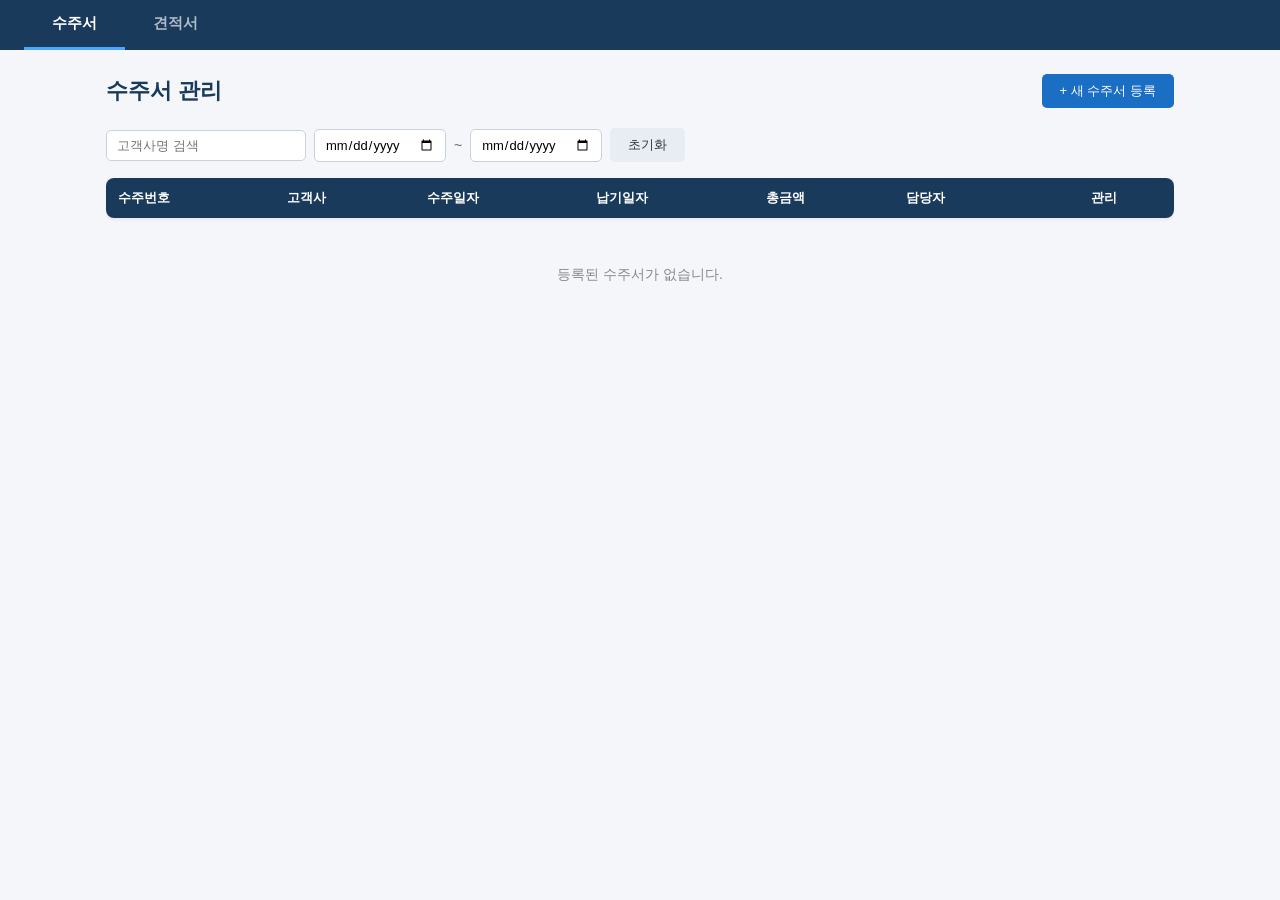
<file: index.html>
<!DOCTYPE html>
<html lang="ko">
<head>
  <meta charset="UTF-8">
  <meta name="viewport" content="width=device-width, initial-scale=1.0">
  <title>수주서 / 견적서 관리</title>
  <link rel="stylesheet" href="style.css">
</head>
<body>

  <!-- 탭 네비게이션 -->
  <nav class="tab-nav no-print">
    <button class="tab-btn active" id="tab-order" onclick="showTab('order')">수주서</button>
    <button class="tab-btn" id="tab-quote" onclick="showTab('quote')">견적서</button>
  </nav>

  <!-- ══════════════════ 수주서 섹션 ══════════════════ -->
  <div id="section-order">

    <!-- 목록 화면 -->
    <div id="list-view" class="view">
      <header class="app-header no-print">
        <h1>수주서 관리</h1>
        <button class="btn btn-primary" onclick="showForm()">+ 새 수주서 등록</button>
      </header>

      <div class="filter-bar no-print">
        <input type="text" id="filter-customer" placeholder="고객사명 검색" oninput="renderList()">
        <input type="date" id="filter-from" oninput="renderList()">
        <span>~</span>
        <input type="date" id="filter-to" oninput="renderList()">
        <button class="btn btn-secondary" onclick="clearFilters()">초기화</button>
      </div>

      <div class="table-wrap no-print">
        <table id="order-table">
          <thead>
            <tr>
              <th>수주번호</th>
              <th>고객사</th>
              <th>수주일자</th>
              <th>납기일자</th>
              <th>총금액</th>
              <th>담당자</th>
              <th class="col-action">관리</th>
            </tr>
          </thead>
          <tbody id="order-tbody"></tbody>
        </table>
        <p id="empty-msg" class="empty-msg" style="display:none">등록된 수주서가 없습니다.</p>
      </div>
    </div>

    <!-- 등록/수정 폼 화면 -->
    <div id="form-view" class="view" style="display:none">
      <header class="app-header no-print">
        <h1 id="form-title">수주서 등록</h1>
        <div class="header-actions">
          <button class="btn btn-secondary" onclick="showList()">← 목록으로</button>
          <button class="btn btn-primary" onclick="saveOrder()">저장</button>
        </div>
      </header>

      <form id="order-form" class="order-form" onsubmit="return false">
        <input type="hidden" id="f-id">

        <div class="form-section">
          <h2 class="section-title">기본 정보</h2>
          <div class="form-grid">
            <div class="form-group">
              <label>수주번호</label>
              <input type="text" id="f-order-no" readonly placeholder="자동 생성">
            </div>
            <div class="form-group">
              <label>수주일자 <span class="required">*</span></label>
              <input type="date" id="f-order-date" required>
            </div>
            <div class="form-group">
              <label>납기일자 <span class="required">*</span></label>
              <input type="date" id="f-delivery-date" required>
            </div>
            <div class="form-group">
              <label>납품장소</label>
              <input type="text" id="f-delivery-addr" placeholder="납품장소 입력">
            </div>
            <div class="form-group">
              <label>결제조건</label>
              <select id="f-payment-terms">
                <option value="">선택</option>
                <option value="현금">현금</option>
                <option value="외상">외상</option>
                <option value="어음">어음</option>
                <option value="카드">카드</option>
                <option value="계좌이체">계좌이체</option>
              </select>
            </div>
            <div class="form-group">
              <label>담당 영업자</label>
              <input type="text" id="f-sales-rep" placeholder="담당자 이름">
            </div>
          </div>
        </div>

        <div class="form-section">
          <h2 class="section-title">고객 정보</h2>
          <div class="form-grid">
            <div class="form-group">
              <label>고객사명 <span class="required">*</span></label>
              <input type="text" id="f-customer-name" required placeholder="고객사명 입력">
            </div>
            <div class="form-group">
              <label>담당자</label>
              <input type="text" id="f-customer-contact" placeholder="담당자 이름">
            </div>
            <div class="form-group">
              <label>연락처</label>
              <input type="text" id="f-customer-phone" placeholder="010-0000-0000">
            </div>
            <div class="form-group">
              <label>이메일</label>
              <input type="email" id="f-customer-email" placeholder="example@email.com">
            </div>
          </div>
        </div>

        <div class="form-section">
          <h2 class="section-title">품목</h2>
          <div class="table-wrap">
            <table id="items-table">
              <thead>
                <tr>
                  <th>품목코드</th>
                  <th>품목명 <span class="required">*</span></th>
                  <th>규격/사양</th>
                  <th>수량</th>
                  <th>단위</th>
                  <th>단가</th>
                  <th>금액</th>
                  <th></th>
                </tr>
              </thead>
              <tbody id="items-tbody"></tbody>
            </table>
          </div>
          <button type="button" class="btn btn-secondary btn-add-row" onclick="addItemRow()">+ 품목 추가</button>

          <div class="totals">
            <div class="totals-row">
              <span>공급가액</span>
              <span id="t-subtotal">0</span>
            </div>
            <div class="totals-row">
              <span>부가세 (10%)</span>
              <span id="t-vat">0</span>
            </div>
            <div class="totals-row totals-grand">
              <span>총금액</span>
              <span id="t-total">0</span>
            </div>
          </div>
        </div>

        <div class="form-section">
          <h2 class="section-title">도면 / 비고</h2>
          <div class="drawing-toolbar">
            <label class="tool-label">도구</label>
            <button type="button" id="tool-pen" class="tool-btn active" onclick="setTool('pen')" title="펜">✏️ 펜</button>
            <button type="button" id="tool-eraser" class="tool-btn" onclick="setTool('eraser')" title="지우개">🧹 지우개</button>
            <button type="button" id="tool-line" class="tool-btn" onclick="setTool('line')" title="직선">📏 직선</button>
            <button type="button" id="tool-rect" class="tool-btn" onclick="setTool('rect')" title="사각형">⬜ 사각형</button>
            <div class="tool-sep"></div>
            <label class="tool-label">색상</label>
            <input type="color" id="draw-color" value="#000000" title="색상">
            <label class="tool-label">굵기</label>
            <select id="draw-width" title="선 굵기">
              <option value="1">1px</option>
              <option value="2" selected>2px</option>
              <option value="4">4px</option>
              <option value="8">8px</option>
              <option value="16">16px</option>
            </select>
            <div class="tool-sep"></div>
            <button type="button" class="btn btn-secondary btn-sm" onclick="clearCanvas()">초기화</button>
          </div>
          <div class="canvas-wrap">
            <canvas id="draw-canvas" width="900" height="400"></canvas>
          </div>
        </div>
      </form>
    </div>

  </div><!-- /section-order -->

  <!-- ══════════════════ 견적서 섹션 ══════════════════ -->
  <div id="section-quote" style="display:none">

    <!-- 목록 화면 -->
    <div id="quote-list-view" class="view">
      <header class="app-header no-print">
        <h1>견적서 관리</h1>
        <button class="btn btn-primary" onclick="showQuoteForm()">+ 새 견적서 작성</button>
      </header>

      <div class="filter-bar no-print">
        <input type="text" id="qfilter-customer" placeholder="고객사명 검색" oninput="renderQuoteList()">
        <input type="date" id="qfilter-from" oninput="renderQuoteList()">
        <span>~</span>
        <input type="date" id="qfilter-to" oninput="renderQuoteList()">
        <button class="btn btn-secondary" onclick="clearQuoteFilters()">초기화</button>
      </div>

      <div class="table-wrap no-print">
        <table id="quote-table">
          <thead>
            <tr>
              <th>견적번호</th>
              <th>고객사</th>
              <th>견적일자</th>
              <th>유효기간</th>
              <th>총금액</th>
              <th>담당자</th>
              <th class="col-action">관리</th>
            </tr>
          </thead>
          <tbody id="quote-tbody"></tbody>
        </table>
        <p id="quote-empty-msg" class="empty-msg" style="display:none">등록된 견적서가 없습니다.</p>
      </div>
    </div>

    <!-- 등록/수정 폼 화면 -->
    <div id="quote-form-view" class="view" style="display:none">
      <header class="app-header no-print">
        <h1 id="quote-form-title">견적서 작성</h1>
        <div class="header-actions">
          <button class="btn btn-secondary" onclick="showQuoteList()">← 목록으로</button>
          <button class="btn btn-primary" onclick="saveQuote()">저장</button>
        </div>
      </header>

      <form id="quote-form" class="order-form" onsubmit="return false">
        <input type="hidden" id="qf-id">

        <div class="form-section">
          <h2 class="section-title">기본 정보</h2>
          <div class="form-grid">
            <div class="form-group">
              <label>견적번호</label>
              <input type="text" id="qf-quote-no" readonly placeholder="자동 생성">
            </div>
            <div class="form-group">
              <label>견적일자 <span class="required">*</span></label>
              <input type="date" id="qf-quote-date" required>
            </div>
            <div class="form-group">
              <label>유효기간</label>
              <input type="date" id="qf-valid-until" placeholder="견적 유효기간">
            </div>
            <div class="form-group">
              <label>납기</label>
              <input type="text" id="qf-delivery" placeholder="예: 발주 후 14일">
            </div>
            <div class="form-group">
              <label>결제조건</label>
              <select id="qf-payment-terms">
                <option value="">선택</option>
                <option value="현금">현금</option>
                <option value="외상">외상</option>
                <option value="어음">어음</option>
                <option value="카드">카드</option>
                <option value="계좌이체">계좌이체</option>
              </select>
            </div>
            <div class="form-group">
              <label>담당 영업자</label>
              <input type="text" id="qf-sales-rep" placeholder="담당자 이름">
            </div>
          </div>
        </div>

        <div class="form-section">
          <h2 class="section-title">고객 정보</h2>
          <div class="form-grid">
            <div class="form-group">
              <label>고객사명 <span class="required">*</span></label>
              <input type="text" id="qf-customer-name" required placeholder="고객사명 입력">
            </div>
            <div class="form-group">
              <label>담당자</label>
              <input type="text" id="qf-customer-contact" placeholder="담당자 이름">
            </div>
            <div class="form-group">
              <label>연락처</label>
              <input type="text" id="qf-customer-phone" placeholder="010-0000-0000">
            </div>
            <div class="form-group">
              <label>이메일</label>
              <input type="email" id="qf-customer-email" placeholder="example@email.com">
            </div>
          </div>
        </div>

        <div class="form-section">
          <h2 class="section-title">품목</h2>
          <div class="table-wrap">
            <table id="quote-items-table">
              <thead>
                <tr>
                  <th>No</th>
                  <th>품목명 <span class="required">*</span></th>
                  <th>규격/사양</th>
                  <th>수량</th>
                  <th>단위</th>
                  <th>단가</th>
                  <th>금액</th>
                  <th></th>
                </tr>
              </thead>
              <tbody id="quote-items-tbody"></tbody>
            </table>
          </div>
          <button type="button" class="btn btn-secondary btn-add-row" onclick="addQuoteItemRow()">+ 품목 추가</button>

          <div class="totals">
            <div class="totals-row">
              <span>공급가액</span>
              <span id="qt-subtotal">0</span>
            </div>
            <div class="totals-row">
              <span>부가세 (10%)</span>
              <span id="qt-vat">0</span>
            </div>
            <div class="totals-row totals-grand">
              <span>총금액</span>
              <span id="qt-total">0</span>
            </div>
          </div>
        </div>

        <div class="form-section">
          <h2 class="section-title">특기사항 / 비고</h2>
          <div class="form-group">
            <textarea id="qf-notes" rows="5" placeholder="백필터 관련 특이사항, 설치조건, 보증기간 등을 입력하세요."></textarea>
          </div>
        </div>

      </form>
    </div>

  </div><!-- /section-quote -->

  <!-- 인쇄 전용 뷰 -->
  <div id="print-view" class="print-only"></div>

  <script src="app.js"></script>
</body>
</html>
</file>
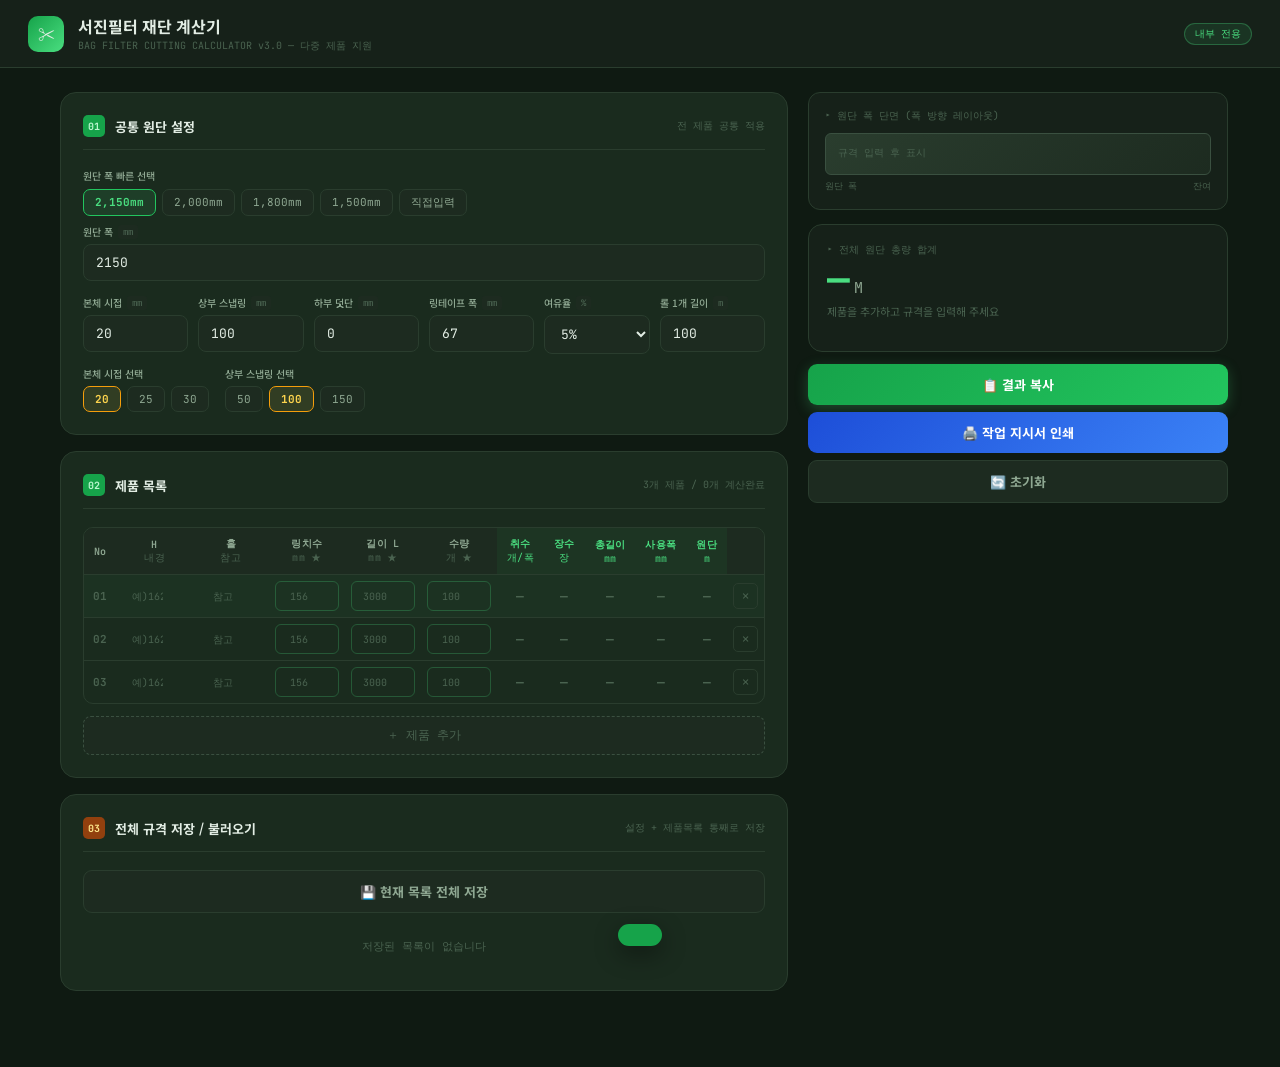
<file: calculator.html>
<!DOCTYPE html>
<html lang="ko">
<head>
<meta charset="UTF-8">
<meta name="viewport" content="width=device-width, initial-scale=1.0">
<title>서진필터 재단 계산기 v3</title>
<link href="https://fonts.googleapis.com/css2?family=Noto+Sans+KR:wght@300;400;500;700;900&family=JetBrains+Mono:wght@400;500;700&display=swap" rel="stylesheet">
<style>
  :root {
    --bg:         #0F1A12;
    --bg2:        #162119;
    --bg3:        #1D2B20;
    --card:       #1A2B1E;
    --border:     #2A3D2E;
    --border2:    #3A5040;
    --green:      #4ADE80;
    --green-dim:  #22C55E;
    --green-dark: #16A34A;
    --green-pale: #BBF7D0;
    --amber:      #FCD34D;
    --amber-dim:  #F59E0B;
    --blue:       #60A5FA;
    --blue-dim:   #3B82F6;
    --blue-dark:  #1D4ED8;
    --red:        #F87171;
    --text:       #E2EDE4;
    --text-dim:   #8FA892;
    --text-mute:  #4A6350;
    --mono:       'JetBrains Mono', monospace;
    --sans:       'Noto Sans KR', sans-serif;
  }
  * { box-sizing: border-box; margin: 0; padding: 0; }
  body { font-family: var(--sans); background: var(--bg); color: var(--text); min-height: 100vh; }

  /* ── 헤더 ── */
  .header {
    background: var(--bg2); border-bottom: 1px solid var(--border);
    padding: 14px 28px; display: flex; align-items: center; gap: 14px;
  }
  .header-icon {
    width: 36px; height: 36px;
    background: linear-gradient(135deg, var(--green-dark), var(--green));
    border-radius: 10px; display: flex; align-items: center; justify-content: center; font-size: 17px;
  }
  .header-title { font-size: 16px; font-weight: 700; }
  .header-sub   { font-size: 10px; color: var(--text-mute); font-family: var(--mono); margin-top: 1px; }
  .header-tag {
    margin-left: auto; background: rgba(74,222,128,0.1); border: 1px solid rgba(74,222,128,0.3);
    color: var(--green); font-size: 10px; font-weight: 500;
    padding: 3px 10px; border-radius: 20px; font-family: var(--mono);
  }

  /* ── 레이아웃 ── */
  .main {
    max-width: 1200px; margin: 0 auto; padding: 24px 20px 60px;
    display: grid; grid-template-columns: 1fr 420px; gap: 20px; align-items: start;
  }

  /* ── 카드 ── */
  .card {
    background: var(--card); border: 1px solid var(--border);
    border-radius: 16px; padding: 22px; margin-bottom: 16px;
    animation: fadeUp 0.35s ease both;
  }
  .card:nth-child(2) { animation-delay: 0.06s; }
  .card:nth-child(3) { animation-delay: 0.12s; }
  @keyframes fadeUp { from { opacity:0; transform:translateY(10px); } to { opacity:1; transform:translateY(0); } }

  .card-header {
    display: flex; align-items: center; gap: 10px;
    margin-bottom: 18px; padding-bottom: 12px; border-bottom: 1px solid var(--border);
  }
  .step-badge {
    width: 22px; height: 22px; background: var(--green-dark); color: var(--green-pale);
    border-radius: 5px; display: flex; align-items: center; justify-content: center;
    font-size: 10px; font-weight: 700; font-family: var(--mono); flex-shrink: 0;
  }
  .step-badge.amber { background: #92400E; color: #FDE68A; }
  .card-title { font-size: 13px; font-weight: 700; }
  .card-desc  { font-size: 10px; color: var(--text-mute); margin-left: auto; font-family: var(--mono); }

  /* ── 폼 기본 ── */
  .fg { display: flex; flex-direction: column; gap: 5px; }
  .fl {
    font-size: 10px; font-weight: 500; color: var(--text-dim);
    display: flex; align-items: center; gap: 5px;
  }
  .fl .unit {
    font-family: var(--mono); color: var(--text-mute); font-size: 9px;
    background: var(--bg3); padding: 1px 5px; border-radius: 3px;
  }
  .fl .ref-tag {
    font-family: var(--mono); color: var(--blue-dim); font-size: 9px;
    background: rgba(96,165,250,0.1); border: 1px solid rgba(96,165,250,0.25);
    padding: 1px 5px; border-radius: 3px;
  }
  .form-grid   { display: grid; grid-template-columns: 1fr 1fr; gap: 12px; }
  .form-grid.three { grid-template-columns: 1fr 1fr 1fr; }
  .form-grid.four  { grid-template-columns: repeat(4,1fr); }
  .form-grid.five  { grid-template-columns: repeat(5,1fr); }
  .divider { border: none; border-top: 1px solid var(--border); margin: 16px 0; }

  input, select {
    background: var(--bg3); border: 1.5px solid var(--border); border-radius: 8px;
    padding: 9px 12px; font-size: 13px; font-family: var(--mono); color: var(--text);
    outline: none; transition: all 0.2s; width: 100%;
  }
  input:focus, select:focus {
    border-color: var(--green-dim); background: var(--bg2);
    box-shadow: 0 0 0 3px rgba(74,222,128,0.1);
  }
  input::placeholder { color: var(--text-mute); font-size: 11px; }
  input[readonly] {
    color: var(--green); border-color: rgba(74,222,128,0.3);
    background: rgba(74,222,128,0.05); cursor: default; font-weight: 700;
  }
  input[readonly]:focus { box-shadow: none; }

  /* ── 빠른 선택 버튼 ── */
  .quick-btns { display: flex; gap: 6px; flex-wrap: wrap; margin-bottom: 8px; }
  .qbtn {
    background: var(--bg3); border: 1.5px solid var(--border); color: var(--text-dim);
    border-radius: 7px; padding: 5px 11px; font-family: var(--mono); font-size: 11px;
    cursor: pointer; transition: all 0.15s;
  }
  .qbtn:hover  { border-color: var(--amber-dim); color: var(--amber); }
  .qbtn.active { background: rgba(252,211,77,0.1); border-color: var(--amber-dim); color: var(--amber); font-weight: 700; }
  .qbtn.green:hover  { border-color: var(--green-dim); color: var(--green); }
  .qbtn.green.active { background: rgba(74,222,128,0.1); border-color: var(--green-dim); color: var(--green); font-weight: 700; }

  /* ── 제품 테이블 ── */
  .product-table-wrap { overflow-x: auto; margin-bottom: 12px; border-radius: 10px; border: 1px solid var(--border); }
  .product-table {
    width: 100%; border-collapse: collapse; font-family: var(--mono); font-size: 12px;
    min-width: 680px;
  }
  .product-table th {
    background: var(--bg3); color: var(--text-dim); font-weight: 600;
    padding: 9px 10px; text-align: center; border-bottom: 1px solid var(--border);
    white-space: nowrap; font-size: 10px; letter-spacing: 0.3px;
  }
  .product-table th.result-col { color: var(--green); background: rgba(74,222,128,0.05); }
  .product-table td {
    padding: 6px 6px; border-bottom: 1px solid var(--border); text-align: center; vertical-align: middle;
  }
  .product-table tr:last-child td { border-bottom: none; }
  .product-table tr:hover td { background: rgba(255,255,255,0.02); }
  .product-table tr.focused-row td { background: rgba(74,222,128,0.04); }

  .tbl-num {
    color: var(--text-mute); font-size: 11px; font-weight: 700;
    width: 28px; text-align: center;
  }
  .tbl-input {
    background: transparent; border: 1px solid transparent; border-radius: 6px;
    padding: 6px 8px; font-size: 12px; font-family: var(--mono); color: var(--text);
    outline: none; width: 100%; text-align: center; transition: all 0.15s; min-width: 60px;
  }
  .tbl-input:focus { border-color: var(--green-dim); background: var(--bg2); }
  .tbl-input::placeholder { color: var(--text-mute); font-size: 10px; }
  .tbl-res { color: var(--green); font-weight: 700; font-size: 13px; }
  .tbl-res.amber { color: var(--amber); }
  .tbl-res.mute { color: var(--text-mute); }

  .del-btn {
    background: transparent; border: 1px solid var(--border); color: var(--text-mute);
    border-radius: 5px; padding: 4px 8px; font-size: 12px; cursor: pointer;
    transition: all 0.15s; font-family: var(--mono);
  }
  .del-btn:hover { border-color: var(--red); color: var(--red); }

  .total-row td { background: rgba(74,222,128,0.04); border-top: 1px solid var(--border2) !important; }
  .total-label { color: var(--text-dim); font-size: 11px; font-weight: 700; text-align: right; padding-right: 8px; }
  .total-val   { color: var(--green); font-size: 15px; font-weight: 700; }
  .total-val.amber { color: var(--amber); }

  .add-row-btn {
    width: 100%; padding: 10px; background: var(--bg3); border: 1.5px dashed var(--border2);
    color: var(--text-mute); border-radius: 8px; cursor: pointer; font-size: 12px;
    font-family: var(--mono); transition: all 0.15s; display: flex; align-items: center; justify-content: center; gap: 6px;
  }
  .add-row-btn:hover { border-color: var(--green-dim); color: var(--green); }

  /* ── 결과 패널 ── */
  .result-panel { position: sticky; top: 20px; }

  .fabric-vis {
    background: var(--bg2); border: 1px solid var(--border); border-radius: 12px;
    padding: 16px; margin-bottom: 14px; overflow: hidden;
  }
  .vis-title { font-size: 10px; color: var(--text-mute); font-family: var(--mono); margin-bottom: 10px; }
  .vis-strip {
    height: 42px; background: linear-gradient(135deg, #2A3D2E, #1D2B20);
    border: 1px solid var(--border2); border-radius: 6px; overflow: hidden; margin-bottom: 5px;
  }
  .vis-pcs { display: flex; height: 100%; }
  .vis-piece {
    flex: 1; display: flex; align-items: center; justify-content: center;
    font-size: 9px; font-family: var(--mono); color: var(--green);
    border-right: 1px dashed rgba(74,222,128,0.3); font-weight: 700;
  }
  .vis-piece:last-child { border-right: none; }
  .vis-remainder { background: rgba(248,113,113,0.15); border-left: 1px dashed var(--red) !important; color: var(--red) !important; }
  .vis-labels { display: flex; justify-content: space-between; font-size: 9px; color: var(--text-mute); font-family: var(--mono); }

  /* 요약 카드 */
  .summary-card {
    background: var(--bg2); border: 1px solid var(--border); border-radius: 14px;
    padding: 18px; margin-bottom: 12px;
  }
  .sum-big-label { font-size: 10px; color: var(--text-mute); font-family: var(--mono); margin-bottom: 3px; }
  .sum-big-val   { font-size: 38px; font-weight: 700; font-family: var(--mono); color: var(--green); line-height: 1; }
  .sum-big-unit  { font-size: 15px; color: var(--text-dim); font-family: var(--mono); }
  .sum-big-sub   { font-size: 11px; color: var(--text-mute); margin-top: 5px; }

  /* 제품별 결과 목록 */
  .prod-result-list { margin-top: 14px; display: flex; flex-direction: column; gap: 6px; }
  .prod-result-item {
    background: var(--bg3); border: 1px solid var(--border); border-radius: 8px;
    padding: 10px 12px; display: grid; grid-template-columns: auto 1fr auto; gap: 8px; align-items: center;
  }
  .prod-result-item.focused { border-color: rgba(74,222,128,0.4); background: rgba(74,222,128,0.04); }
  .pri-num { font-size: 10px; color: var(--text-mute); font-family: var(--mono); }
  .pri-spec { font-size: 11px; color: var(--text-dim); font-family: var(--mono); }
  .pri-spec strong { color: var(--text); }
  .pri-val { font-size: 15px; font-weight: 700; font-family: var(--mono); color: var(--green); text-align: right; }
  .pri-val .sub { font-size: 10px; color: var(--text-mute); font-weight: 400; }

  /* 경고 */
  .alert-box {
    background: rgba(252,211,77,0.08); border: 1px solid rgba(252,211,77,0.25);
    border-radius: 8px; padding: 10px 12px; font-size: 11px; color: var(--amber);
    margin-bottom: 12px; display: none; font-family: var(--mono); line-height: 1.7; white-space: pre-line;
  }
  .alert-box.show { display: block; }

  /* 버튼 */
  .btn {
    width: 100%; padding: 11px; border-radius: 9px; border: none;
    cursor: pointer; font-size: 13px; font-weight: 700;
    font-family: var(--sans); transition: all 0.2s;
    display: flex; align-items: center; justify-content: center; gap: 8px; margin-bottom: 7px;
  }
  .btn-primary { background: linear-gradient(135deg,var(--green-dark),var(--green-dim)); color:#fff; box-shadow:0 4px 14px rgba(74,222,128,0.25); }
  .btn-primary:hover { transform:translateY(-1px); box-shadow:0 6px 20px rgba(74,222,128,0.35); }
  .btn-blue { background: linear-gradient(135deg,var(--blue-dark),var(--blue-dim)); color:#fff; }
  .btn-blue:hover { transform:translateY(-1px); }
  .btn-ghost { background:var(--bg3); color:var(--text-dim); border:1px solid var(--border); }
  .btn-ghost:hover { background:var(--bg2); color:var(--text); }

  /* 프로파일 */
  .profile-list { display: flex; flex-direction: column; gap: 7px; }
  .profile-item {
    background: var(--bg3); border: 1px solid var(--border); border-radius: 9px;
    padding: 10px 12px; display: flex; align-items: center; gap: 8px;
  }
  .profile-info { flex: 1; }
  .profile-name { font-size: 12px; font-weight: 600; margin-bottom: 2px; }
  .profile-spec { font-size: 10px; color: var(--text-mute); font-family: var(--mono); }
  .profile-btn {
    background: transparent; border: 1px solid var(--border); color: var(--text-dim);
    border-radius: 5px; padding: 4px 9px; font-size: 10px; cursor: pointer;
    font-family: var(--mono); transition: all 0.15s;
  }
  .profile-btn:hover { border-color: var(--green-dim); color: var(--green); }
  .profile-btn.del:hover { border-color: var(--red); color: var(--red); }
  .profile-empty { font-size: 11px; color: var(--text-mute); font-family: var(--mono); padding: 14px; text-align: center; }

  /* 재단 규격 카드 */
  .cut-spec-card {
    background: var(--bg2); border: 1px solid var(--border); border-radius: 14px;
    padding: 16px; margin-bottom: 12px;
  }
  .cut-spec-title {
    font-size: 10px; color: var(--text-mute); font-family: var(--mono);
    margin-bottom: 10px; display: flex; align-items: center; gap: 6px;
  }
  .cut-spec-table {
    width: 100%; border-collapse: collapse; font-family: var(--mono); font-size: 11px;
  }
  .cut-spec-table th {
    color: var(--text-mute); font-weight: 600; font-size: 9px;
    padding: 5px 8px; text-align: center; border-bottom: 1px solid var(--border);
    letter-spacing: 0.3px;
  }
  .cut-spec-table th.w-col { color: var(--blue); }
  .cut-spec-table th.l-col { color: var(--green); }
  .cut-spec-table td {
    padding: 7px 8px; text-align: center; border-bottom: 1px solid var(--border);
    vertical-align: middle;
  }
  .cut-spec-table tr:last-child td { border-bottom: none; }
  .cut-spec-val-w { color: var(--blue); font-weight: 700; font-size: 13px; }
  .cut-spec-val-l { color: var(--green); font-weight: 700; font-size: 13px; }
  .cut-spec-label { color: var(--text-dim); font-size: 10px; }
  .cut-spec-num   { color: var(--text-mute); font-size: 10px; font-weight: 700; }

  /* 토스트 */
  .toast {
    position: fixed; bottom: 24px; left: 50%;
    transform: translateX(-50%) translateY(70px);
    background: var(--green-dark); color: var(--green-pale);
    padding: 11px 22px; border-radius: 50px; font-size: 13px; font-weight: 600;
    box-shadow: 0 8px 24px rgba(0,0,0,0.4);
    transition: transform 0.35s cubic-bezier(0.34,1.56,0.64,1);
    z-index: 999; white-space: nowrap; font-family: var(--sans);
  }
  .toast.show { transform: translateX(-50%) translateY(0); }

  /* 반응형 */
  @media (max-width: 860px) {
    .main { grid-template-columns: 1fr; }
    .result-panel { position: static; }
    .form-grid.four { grid-template-columns: 1fr 1fr; }
    .form-grid.five { grid-template-columns: 1fr 1fr 1fr; }
  }

  /* ── 인쇄 ── */
  /* ── 롤 수 표시 ── */
  .roll-bar {
    display:flex; align-items:center; gap:10px; flex-wrap:wrap;
    background:rgba(96,165,250,0.07); border:1px solid rgba(96,165,250,0.2);
    border-radius:8px; padding:10px 14px; margin-top:12px;
    font-family:var(--mono); font-size:11px; color:var(--blue);
  }
  .roll-bar strong { font-size:20px; font-weight:700; }
  .roll-bar input {
    width:90px; font-size:12px; padding:6px 10px;
    border-color:rgba(96,165,250,0.3); background:rgba(96,165,250,0.07); color:var(--blue);
  }
  .roll-bar input:focus { box-shadow:0 0 0 3px rgba(96,165,250,0.15); border-color:var(--blue-dim); }

  /* ── 재단 순서 카드 ── */
  .order-card {
    background:var(--bg2); border:1px solid var(--border); border-radius:12px;
    padding:16px; margin-bottom:12px;
  }
  .order-title {
    font-size:11px; color:var(--text-mute); font-family:var(--mono);
    margin-bottom:12px; display:flex; align-items:center; gap:8px;
  }
  .order-list { display:flex; flex-direction:column; gap:6px; }
  .order-item {
    display:flex; align-items:center; gap:10px;
    background:var(--bg3); border:1px solid var(--border);
    border-radius:8px; padding:9px 12px;
  }
  .order-item.same-group { border-color:rgba(252,211,77,0.3); background:rgba(252,211,77,0.04); }
  .order-badge {
    min-width:22px; height:22px; border-radius:50%;
    background:var(--green-dark); color:var(--green-pale);
    display:flex; align-items:center; justify-content:center;
    font-size:10px; font-weight:700; font-family:var(--mono); flex-shrink:0;
  }
  .order-spec { flex:1; font-family:var(--mono); font-size:11px; color:var(--text-dim); line-height:1.6; }
  .order-spec strong { color:var(--text); }
  .order-val { font-family:var(--mono); font-size:12px; font-weight:700; color:var(--green); text-align:right; }
  .group-tag {
    font-size:9px; padding:1px 6px; border-radius:3px;
    background:rgba(252,211,77,0.15); color:var(--amber);
    border:1px solid rgba(252,211,77,0.3); font-family:var(--mono); white-space:nowrap;
  }
  .order-empty { font-size:11px; color:var(--text-mute); font-family:var(--mono); text-align:center; padding:12px; }

  /* ── 작업 지시서 (인쇄 전용) ── */
  #work-order { display:none; }
  @media print {
    body { background:#fff !important; color:#111 !important; }
    .main-app { display:none !important; }
    #work-order {
      display:block !important;
      font-family:'Noto Sans KR', sans-serif;
      color:#111; padding:20px;
    }
    .wo-header { text-align:center; border-bottom:3px solid #111; padding-bottom:12px; margin-bottom:20px; }
    .wo-header h1 { font-size:22px; font-weight:900; margin-bottom:4px; }
    .wo-header p  { font-size:12px; color:#555; }
    .wo-meta { display:grid; grid-template-columns:1fr 1fr 1fr; gap:8px; margin-bottom:16px; }
    .wo-meta-item { border:1px solid #ccc; border-radius:4px; padding:8px 10px; }
    .wo-meta-label { font-size:9px; color:#888; margin-bottom:2px; }
    .wo-meta-val   { font-size:13px; font-weight:700; }
    .wo-section-title { font-size:13px; font-weight:700; border-left:4px solid #111; padding-left:8px; margin:16px 0 8px; }
    .wo-table { width:100%; border-collapse:collapse; font-size:11px; margin-bottom:16px; }
    .wo-table th { background:#f0f0f0; border:1px solid #ccc; padding:7px 8px; text-align:center; font-weight:700; }
    .wo-table td { border:1px solid #ccc; padding:7px 8px; text-align:center; }
    .wo-table tr:nth-child(even) td { background:#fafafa; }
    .wo-total-row td { background:#e8f5e9 !important; font-weight:700; }
    .wo-sign { display:grid; grid-template-columns:1fr 1fr 1fr; gap:12px; margin-top:24px; }
    .wo-sign-box { border:1px solid #ccc; border-radius:4px; padding:10px; text-align:center; }
    .wo-sign-label { font-size:10px; color:#888; margin-bottom:20px; }
    .wo-sign-line  { border-top:1px solid #ccc; padding-top:6px; font-size:10px; color:#aaa; }
    .wo-footer { text-align:center; margin-top:16px; font-size:10px; color:#999; border-top:1px solid #ccc; padding-top:8px; }
  }
</style>
</head>
<body>

<div class="header">
  <div class="header-icon">✂️</div>
  <div>
    <div class="header-title">서진필터 재단 계산기</div>
    <div class="header-sub">BAG FILTER CUTTING CALCULATOR v3.0 — 다중 제품 지원</div>
  </div>
  <div class="header-tag">내부 전용</div>
</div>

<div class="main main-app">
<div><!-- 왼쪽 -->

  <!-- STEP 01: 공통 설정 -->
  <div class="card">
    <div class="card-header">
      <div class="step-badge">01</div>
      <div class="card-title">공통 원단 설정</div>
      <div class="card-desc">전 제품 공통 적용</div>
    </div>

    <!-- 원단 폭 -->
    <label class="fl" style="margin-bottom:6px;">원단 폭 빠른 선택</label>
    <div class="quick-btns">
      <div class="qbtn green active" onclick="setFabric(this,2150)">2,150mm</div>
      <div class="qbtn green" onclick="setFabric(this,2000)">2,000mm</div>
      <div class="qbtn green" onclick="setFabric(this,1800)">1,800mm</div>
      <div class="qbtn green" onclick="setFabric(this,1500)">1,500mm</div>
      <div class="qbtn green" onclick="setFabric(this,0)">직접입력</div>
    </div>
    <div class="fg" style="margin-bottom:14px;">
      <label class="fl">원단 폭 <span class="unit">mm</span></label>
      <input type="number" id="fabric_w" value="2150" oninput="onFabricInput();calc()">
    </div>

    <div class="form-grid" style="grid-template-columns:repeat(6,1fr);gap:10px;">
      <div class="fg">
        <label class="fl">본체 시접 <span class="unit">mm</span></label>
        <input type="number" id="seam_body" value="20" oninput="calc()">
      </div>
      <div class="fg">
        <label class="fl">상부 스냅링 <span class="unit">mm</span></label>
        <input type="number" id="seam_snap" value="100" oninput="calc()">
      </div>
      <div class="fg">
        <label class="fl">하부 덧단 <span class="unit">mm</span></label>
        <input type="number" id="seam_hem" value="0" oninput="calc()" placeholder="0">
      </div>
      <div class="fg">
        <label class="fl">링테이프 폭 <span class="unit">mm</span></label>
        <input type="number" id="tape_w" value="67" oninput="calc()">
      </div>
      <div class="fg">
        <label class="fl">여유율 <span class="unit">%</span></label>
        <select id="margin_val" onchange="calc()">
          <option value="0">0%</option>
          <option value="3">3%</option>
          <option value="5" selected>5%</option>
          <option value="8">8%</option>
          <option value="10">10%</option>
        </select>
      </div>
      <div class="fg">
        <label class="fl">롤 1개 길이 <span class="unit">m</span></label>
        <input type="number" id="roll_len" value="100" oninput="calcOnly()" placeholder="100">
      </div>
    </div>

    <!-- 시접 빠른 선택 -->
    <div style="margin-top:12px; display:flex; gap:16px; flex-wrap:wrap;">
      <div>
        <label class="fl" style="margin-bottom:5px;">본체 시접 선택</label>
        <div class="quick-btns" style="margin-bottom:0">
          <div class="qbtn active" onclick="setVal('seam_body',this,20)">20</div>
          <div class="qbtn" onclick="setVal('seam_body',this,25)">25</div>
          <div class="qbtn" onclick="setVal('seam_body',this,30)">30</div>
        </div>
      </div>
      <div>
        <label class="fl" style="margin-bottom:5px;">상부 스냅링 선택</label>
        <div class="quick-btns" style="margin-bottom:0">
          <div class="qbtn" onclick="setVal('seam_snap',this,50)">50</div>
          <div class="qbtn active" onclick="setVal('seam_snap',this,100)">100</div>
          <div class="qbtn" onclick="setVal('seam_snap',this,150)">150</div>
        </div>
      </div>
    </div>
  </div>

  <!-- STEP 02: 제품 목록 -->
  <div class="card">
    <div class="card-header">
      <div class="step-badge">02</div>
      <div class="card-title">제품 목록</div>
      <div class="card-desc" id="prod-count-badge">0개 제품</div>
    </div>

    <div class="product-table-wrap">
      <table class="product-table">
        <thead>
          <tr>
            <th style="width:30px;">No</th>
            <th>H<br><span style="font-weight:400;color:var(--text-mute)">내경</span></th>
            <th>홀<br><span style="font-weight:400;color:var(--text-mute)">참고</span></th>
            <th>링치수<br><span style="font-weight:400;color:var(--text-mute)">mm ★</span></th>
            <th>길이 L<br><span style="font-weight:400;color:var(--text-mute)">mm ★</span></th>
            <th>수량<br><span style="font-weight:400;color:var(--text-mute)">개 ★</span></th>
            <th class="result-col">취수<br><span style="font-weight:400">개/폭</span></th>
            <th class="result-col">장수<br><span style="font-weight:400">장</span></th>
            <th class="result-col">총길이<br><span style="font-weight:400">mm</span></th>
            <th class="result-col">사용폭<br><span style="font-weight:400">mm</span></th>
            <th class="result-col">원단<br><span style="font-weight:400">m</span></th>
            <th style="width:32px;"></th>
          </tr>
        </thead>
        <tbody id="prod-tbody"></tbody>
        <tfoot id="prod-tfoot"></tfoot>
      </table>
    </div>

    <button class="add-row-btn" onclick="addProduct()">＋ 제품 추가</button>
  </div>

  <!-- STEP 03: 저장 / 불러오기 -->
  <div class="card">
    <div class="card-header">
      <div class="step-badge amber">03</div>
      <div class="card-title">전체 규격 저장 / 불러오기</div>
      <div class="card-desc">설정 + 제품목록 통째로 저장</div>
    </div>
    <button class="btn btn-ghost" style="margin-bottom:12px;" onclick="saveSession()">💾 현재 목록 전체 저장</button>
    <div class="profile-list" id="profile-list">
      <div class="profile-empty">저장된 목록이 없습니다</div>
    </div>
  </div>

</div><!-- /왼쪽 -->

<!-- 오른쪽 결과 패널 -->
<div class="result-panel">

  <!-- 원단 폭 시각화 (포커스 제품 기준) -->
  <div class="fabric-vis">
    <div class="vis-title" id="vis-title">▸ 원단 폭 단면 (폭 방향 레이아웃)</div>
    <div class="vis-strip"><div class="vis-pcs" id="vis-pcs"></div></div>
    <div class="vis-labels"><span id="vis-left">원단 폭</span><span id="vis-right">잔여</span></div>
  </div>

  <!-- 경고 -->
  <div class="alert-box" id="alert-box"></div>

  <!-- 재단 순서 추천 -->
  <div class="order-card" id="order-card" style="display:none;">
    <div class="order-title">✂️ 재단 순서 추천 <span style="color:var(--text-mute);font-size:9px;margin-left:4px;">필요폭 큰 순 → 잔여 활용 최적화</span></div>
    <div class="order-list" id="order-list"></div>
  </div>

  <!-- 총합 카드 -->
  <div class="summary-card">
    <div class="sum-big-label">▸ 전체 원단 총량 합계</div>
    <div>
      <span class="sum-big-val" id="sum-total">—</span>
      <span class="sum-big-unit"> M</span>
    </div>
    <div class="sum-big-sub" id="sum-sub">제품을 추가하고 규격을 입력해 주세요</div>
    <div class="roll-bar" id="roll-bar" style="display:none;">
      🧵 롤 수 : <strong id="sum-rolls">—</strong> 롤
      <span style="color:var(--text-mute)">· 롤당 <span id="sum-roll-len">100</span>m 기준</span>
    </div>

    <!-- 제품별 결과 목록 -->
    <div class="prod-result-list" id="prod-result-list"></div>
  </div>

  <!-- 재단 규격 카드 -->
  <div class="cut-spec-card" id="cut-spec-card" style="display:none;">
    <div class="cut-spec-title">📐 제품별 재단 규격 <span style="margin-left:auto;font-size:9px;">폭 = 링치수×π+시접 &nbsp;|&nbsp; 총길이 = 장수×재단길이</span></div>
    <table class="cut-spec-table">
      <thead>
        <tr>
          <th>No</th>
          <th>링치수</th>
          <th class="w-col">재단 폭<br><span style="font-weight:400">(mm)</span></th>
          <th>장수</th>
          <th class="l-col">총 재단 길이<br><span style="font-weight:400">(mm)</span></th>
        </tr>
      </thead>
      <tbody id="cut-spec-tbody"></tbody>
    </table>
  </div>

  <button class="btn btn-primary" onclick="copyResult()">📋 결과 복사</button>
  <button class="btn btn-blue"    onclick="printWorkOrder()">🖨️ 작업 지시서 인쇄</button>
  <button class="btn btn-ghost"   onclick="resetAll()">🔄 초기화</button>
</div>

</div><!-- /main -->

<!-- 작업 지시서 (인쇄 전용) -->
<div id="work-order">
  <div class="wo-header">
    <h1>✂️ 서진필터 재단 작업 지시서</h1>
    <p id="wo-date"></p>
  </div>
  <div class="wo-meta">
    <div class="wo-meta-item"><div class="wo-meta-label">원단 폭</div><div class="wo-meta-val" id="wo-fabric">—</div></div>
    <div class="wo-meta-item"><div class="wo-meta-label">여유율</div><div class="wo-meta-val" id="wo-margin">—</div></div>
    <div class="wo-meta-item"><div class="wo-meta-label">롤 기준 길이</div><div class="wo-meta-val" id="wo-roll">—</div></div>
  </div>
  <div class="wo-section-title">제품별 재단 내역</div>
  <table class="wo-table">
    <thead>
      <tr>
        <th>No</th><th>규격 (H × L)</th><th>링치수</th><th>수량</th>
        <th>취수</th><th>장수</th><th>재단길이</th><th>원단량(m)</th>
      </tr>
    </thead>
    <tbody id="wo-tbody"></tbody>
    <tfoot id="wo-tfoot"></tfoot>
  </table>
  <div class="wo-section-title">재단 순서 추천</div>
  <div id="wo-order"></div>
  <div class="wo-sign">
    <div class="wo-sign-box"><div class="wo-sign-label">작업 지시</div><div class="wo-sign-line">서명</div></div>
    <div class="wo-sign-box"><div class="wo-sign-label">재단 담당</div><div class="wo-sign-line">서명</div></div>
    <div class="wo-sign-box"><div class="wo-sign-label">확인</div><div class="wo-sign-line">서명</div></div>
  </div>
  <div class="wo-footer">서진필터 재단 계산기 v3 · 출력일: <span id="wo-print-date"></span></div>
</div>

<div class="toast" id="toast"></div>

<script>
// ── 상태 ─────────────────────────────────────────
let products = [];
let nextId   = 1;
let focusId  = null; // 시각화 기준 제품

// ── 초기 제품 3행 ────────────────────────────────
function initProducts() {
  products = [];
  for (let i = 0; i < 3; i++) addProduct(false);
  focusId = products[0].id;
}

function addProduct(doCalc = true) {
  products.push({ id: nextId++, h:'', hole:'', ring:'', length:'', qty:'' });
  if (doCalc) { renderTableStructure(); calcOnly(); }
}

function removeProduct(id) {
  if (products.length <= 1) { showToast('⚠️ 최소 1개 이상 필요합니다'); return; }
  products = products.filter(p => p.id !== id);
  if (focusId === id) focusId = products[0]?.id ?? null;
  renderTableStructure();
  calcOnly();
}

// 입력 중에 호출 — 구조 재렌더 없이 데이터만 갱신
function updateField(id, field, val) {
  const p = products.find(x => x.id === id);
  if (p) p[field] = val;
  focusId = id;
  calcOnly(); // 입력 DOM은 건드리지 않음
}

// ── 공통 설정 읽기 ───────────────────────────────
function getShared() {
  return {
    fabricW : parseFloat(document.getElementById('fabric_w').value)   || 0,
    seamB   : parseFloat(document.getElementById('seam_body').value)  || 0,
    snapAdd : parseFloat(document.getElementById('seam_snap').value)  || 100,
    hemAdd  : parseFloat(document.getElementById('seam_hem').value)   || 0,
    tapeW   : parseFloat(document.getElementById('tape_w').value)     || 67,
    margin  : parseFloat(document.getElementById('margin_val').value) || 0,
    rollLen : parseFloat(document.getElementById('roll_len').value)   || 100,
  };
}

// ── 제품 1개 계산 ────────────────────────────────
function calcOne(p, s) {
  const ring   = parseFloat(p.ring)   || 0;
  const length = parseFloat(p.length) || 0;
  const qty    = parseInt(p.qty)      || 0;
  if (!ring || !length || !qty) return null;

  const circ      = ring * Math.PI;
  const needW     = circ + s.seamB;
  const pcsPerRow = s.fabricW > 0 ? Math.floor(s.fabricW / needW) : 0;
  const remainW   = s.fabricW > 0 ? s.fabricW - pcsPerRow * needW : 0;
  const tapePerRow= remainW >= s.tapeW ? Math.floor(remainW / s.tapeW) : 0;
  const cutLen    = length + s.snapAdd + s.hemAdd;
  const rows      = pcsPerRow > 0 ? Math.ceil(qty / pcsPerRow) : 0;
  const totalMm   = rows * cutLen;
  const totalM    = totalMm / 1000;
  const totalMMargin = totalM * (1 + s.margin / 100);
  const tapePcs   = tapePerRow * rows;

  const totalMmRaw = rows * cutLen;
  const usedW = pcsPerRow * needW;

  return { ring, length, qty, circ, needW, pcsPerRow, remainW, tapePerRow, cutLen, rows, totalMm: totalMmRaw, usedW, totalM, totalMMargin, tapePcs };
}

// ── 테이블 구조 렌더 (행 추가/삭제/로드 시만 호출) ──
function renderTableStructure() {
  const tbody = document.getElementById('prod-tbody');
  tbody.innerHTML = products.map((p, i) => `
    <tr id="tr-${p.id}" class="${p.id === focusId ? 'focused-row' : ''}" onclick="setFocusRow(${p.id})">
      <td class="tbl-num">${String(i+1).padStart(2,'0')}</td>
      <td><input class="tbl-input" type="number" value="${p.h}"      placeholder="예)162"
          oninput="updateField(${p.id},'h',this.value)"></td>
      <td><input class="tbl-input" type="number" value="${p.hole}"   placeholder="참고"
          oninput="updateField(${p.id},'hole',this.value)"></td>
      <td><input class="tbl-input" type="number" value="${p.ring}"   placeholder="156"
          oninput="updateField(${p.id},'ring',this.value)" style="border-color:rgba(74,222,128,0.25)"></td>
      <td><input class="tbl-input" type="number" value="${p.length}" placeholder="3000"
          oninput="updateField(${p.id},'length',this.value)" style="border-color:rgba(74,222,128,0.25)"></td>
      <td><input class="tbl-input" type="number" value="${p.qty}"    placeholder="100"
          oninput="updateField(${p.id},'qty',this.value)" style="border-color:rgba(74,222,128,0.25)"></td>
      <td id="r-pcs-${p.id}"  class="tbl-res mute">—</td>
      <td id="r-rows-${p.id}" class="tbl-res mute">—</td>
      <td id="r-tlen-${p.id}" class="tbl-res mute">—</td>
      <td id="r-tw-${p.id}"   class="tbl-res mute">—</td>
      <td id="r-m-${p.id}"   class="tbl-res mute">—</td>
      <td><button class="del-btn" onclick="event.stopPropagation();removeProduct(${p.id})">✕</button></td>
    </tr>`).join('');
}

// ── 결과 셀만 갱신 (입력 DOM 건드리지 않음) ─────────
function updateTableResults(results) {
  results.forEach(({ p, r }) => {
    const pEl = document.getElementById(`r-pcs-${p.id}`);
    const rEl = document.getElementById(`r-rows-${p.id}`);
    const mEl = document.getElementById(`r-m-${p.id}`);
    if (!pEl) return;
    const tlEl = document.getElementById(`r-tlen-${p.id}`);
    const twEl = document.getElementById(`r-tw-${p.id}`);
    if (r) {
      pEl.textContent  = r.pcsPerRow;               pEl.className  = 'tbl-res';
      rEl.textContent  = r.rows;                    rEl.className  = 'tbl-res';
      tlEl.textContent = r.totalMm.toLocaleString(); tlEl.className = 'tbl-res';
      twEl.textContent = Math.round(r.usedW);        twEl.className = 'tbl-res';
      mEl.textContent  = r.totalMMargin.toFixed(2);  mEl.className  = 'tbl-res amber';
    } else {
      pEl.textContent  = '—'; pEl.className  = 'tbl-res mute';
      rEl.textContent  = '—'; rEl.className  = 'tbl-res mute';
      tlEl.textContent = '—'; tlEl.className = 'tbl-res mute';
      twEl.textContent = '—'; twEl.className = 'tbl-res mute';
      mEl.textContent  = '—'; mEl.className  = 'tbl-res mute';
    }
    // focused-row 하이라이트
    const tr = document.getElementById(`tr-${p.id}`);
    if (tr) tr.className = p.id === focusId ? 'focused-row' : '';
  });
}

// ── tfoot 합계 갱신 ──────────────────────────────
function renderTfoot(results) {
  const tfoot = document.getElementById('prod-tfoot');
  const valid = results.filter(e => e.r);
  if (!valid.length) { tfoot.innerHTML = ''; return; }
  const grandM  = valid.reduce((a, e) => a + e.r.totalM, 0);
  const grandMg = valid.reduce((a, e) => a + e.r.totalMMargin, 0);
  const totalQty = valid.reduce((a, e) => a + e.r.qty, 0);
  const mg = getShared().margin;
  tfoot.innerHTML = `
    <tr class="total-row">
      <td colspan="6" class="total-label">합계 (${valid.length}종 · ${totalQty}개)</td>
      <td colspan="4" class="total-label" style="text-align:center;">순수 합계</td>
      <td class="total-val">${grandM.toFixed(2)} M</td><td></td>
    </tr>
    <tr class="total-row">
      <td colspan="10" class="total-label">여유(${mg}%) 포함 최종 발주량</td>
      <td class="total-val amber">${grandMg.toFixed(2)} M</td><td></td>
    </tr>`;
}

// ── 결과만 재계산 (입력 DOM 보존) ────────────────
function calcOnly() {
  const s = getShared();
  const results = products.map(p => ({ p, r: calcOne(p, s) }));

  updateTableResults(results);
  renderTfoot(results);
  renderSummary(results, s);

  // 시각화
  let fe = results.find(e => e.p.id === focusId && e.r) || results.find(e => e.r);
  if (fe) renderVis(fe.r.pcsPerRow, fe.r.needW, s.fabricW, fe.r.remainW, fe.r.tapePerRow, s.tapeW, results.indexOf(fe)+1);
  else    renderVis(0, 0, s.fabricW, 0, 0, s.tapeW, 0);

  // 경고
  const alerts = [];
  results.forEach(({ p, r }, i) => {
    if (r && r.pcsPerRow === 0) alerts.push(`⚠️ [${i+1}번] 원단 폭이 1개 필요 폭(${r.needW.toFixed(1)}mm)보다 좁습니다.`);
    if (r && r.tapePerRow > 0) alerts.push(`✅ [${i+1}번] 잔여 ${r.remainW.toFixed(0)}mm → 링테이프 ${r.tapePerRow}줄/장 · ${r.tapePcs}개 취수 가능`);
  });
  if (s.margin === 0) alerts.push('💡 여유율 0% — 재단 손실 감안 5% 이상 권장합니다.');
  const alertEl = document.getElementById('alert-box');
  alertEl.textContent = alerts.join('\n');
  alertEl.classList.toggle('show', alerts.length > 0);

  // 뱃지
  document.getElementById('prod-count-badge').textContent =
    `${products.length}개 제품 / ${results.filter(e=>e.r).length}개 계산완료`;

  // 롤 수 계산
  const validRes = results.filter(e => e.r);
  const grandMgTotal = validRes.reduce((a, e) => a + e.r.totalMMargin, 0);
  const rollBar = document.getElementById('roll-bar');
  if (validRes.length > 0 && s.rollLen > 0) {
    const rolls = Math.ceil(grandMgTotal / s.rollLen);
    document.getElementById('sum-rolls').textContent = rolls;
    document.getElementById('sum-roll-len').textContent = s.rollLen;
    rollBar.style.display = 'flex';
  } else {
    rollBar.style.display = 'none';
  }

  // 재단 순서 추천
  renderCuttingOrder(results, s);

  // 재단 규격 카드
  renderCutSpec(results);
}

// ── 재단 규격 카드 ───────────────────────────────
function renderCutSpec(results) {
  const card = document.getElementById('cut-spec-card');
  const valid = results.filter(e => e.r);
  if (!valid.length) { card.style.display = 'none'; return; }
  card.style.display = 'block';

  document.getElementById('cut-spec-tbody').innerHTML = valid.map(({ p, r }, i) => `
    <tr>
      <td class="cut-spec-num">${String(i+1).padStart(2,'0')}</td>
      <td class="cut-spec-label">H${p.h||'?'} / <strong style="color:var(--text)">${p.ring}</strong></td>
      <td class="cut-spec-val-w">${Math.round(r.needW)}</td>
      <td class="cut-spec-label">${r.rows}장</td>
      <td class="cut-spec-val-l">${r.totalMm.toLocaleString()}</td>
    </tr>`).join('');
}

// ── 재단 순서 추천 ───────────────────────────────
function renderCuttingOrder(results, s) {
  const orderCard = document.getElementById('order-card');
  const valid = results.filter(e => e.r);
  if (!valid.length) { orderCard.style.display = 'none'; return; }
  orderCard.style.display = 'block';

  // needW 내림차순 정렬
  const sorted = [...valid].sort((a, b) => b.r.needW - a.r.needW);

  // 같은 needW 그룹 태깅
  const groups = {};
  sorted.forEach(e => {
    const key = e.r.needW.toFixed(1);
    if (!groups[key]) groups[key] = [];
    groups[key].push(e);
  });

  let seq = 0;
  let prevKey = null;
  const html = sorted.map(e => {
    const { p, r } = e;
    const key = r.needW.toFixed(1);
    const isSameGroup = groups[key].length > 1;
    if (key !== prevKey) { seq++; prevKey = key; }
    return `<div class="order-item ${isSameGroup ? 'same-group' : ''}">
      <div class="order-badge">${seq}</div>
      <div class="order-spec">
        <strong>H${p.h||'?'} / 링${p.ring} × ${p.length}L</strong> · ${p.qty}개
        <br>필요폭 ${r.needW.toFixed(1)}mm · ${r.pcsPerRow}개/폭 · ${r.rows}장
        ${isSameGroup ? '<span class="group-tag">동시 재단 가능</span>' : ''}
      </div>
      <div class="order-val">${r.totalMMargin.toFixed(2)}M</div>
    </div>`;
  }).join('');

  document.getElementById('order-list').innerHTML = html;
}

// ── 작업 지시서 인쇄 ─────────────────────────────
function printWorkOrder() {
  const s = getShared();
  const results = products.map(p => ({ p, r: calcOne(p, s) }));
  const valid = results.filter(e => e.r);
  if (!valid.length) { showToast('⚠️ 계산된 제품이 없습니다'); return; }

  const dateStr = new Date().toLocaleString('ko-KR');
  document.getElementById('wo-date').textContent = dateStr;
  document.getElementById('wo-print-date').textContent = dateStr;
  document.getElementById('wo-fabric').textContent = s.fabricW + 'mm';
  document.getElementById('wo-margin').textContent = s.margin + '%';
  document.getElementById('wo-roll').textContent = s.rollLen + 'm';

  const grandM   = valid.reduce((a, e) => a + e.r.totalM, 0);
  const grandMg  = valid.reduce((a, e) => a + e.r.totalMMargin, 0);
  const totalQty = valid.reduce((a, e) => a + e.r.qty, 0);
  const rolls = s.rollLen > 0 ? Math.ceil(grandMg / s.rollLen) : '—';

  document.getElementById('wo-tbody').innerHTML = valid.map(({ p, r }, i) => `
    <tr>
      <td>${i+1}</td>
      <td>H${p.h||'?'} × ${p.length}L</td>
      <td>${p.ring}</td>
      <td>${p.qty}개</td>
      <td>${r.pcsPerRow}개/폭</td>
      <td>${r.rows}장</td>
      <td>${r.cutLen}mm</td>
      <td>${r.totalMMargin.toFixed(2)}M</td>
    </tr>`).join('');

  document.getElementById('wo-tfoot').innerHTML = `
    <tr class="wo-total-row">
      <td colspan="3">합계 ${valid.length}종 · ${totalQty}개</td>
      <td colspan="3">순수: ${grandM.toFixed(2)}M</td>
      <td colspan="2">발주량: ${grandMg.toFixed(2)}M (${rolls}롤)</td>
    </tr>`;

  // 재단 순서 테이블
  const sorted = [...valid].sort((a, b) => b.r.needW - a.r.needW);
  let prevNeedW = null, seqNum = 0;
  const orderRows = sorted.map(({ p, r }) => {
    if (r.needW.toFixed(1) !== prevNeedW) { seqNum++; prevNeedW = r.needW.toFixed(1); }
    const sameGroup = sorted.filter(e => e.r.needW.toFixed(1) === r.needW.toFixed(1)).length > 1;
    return `<tr><td>${seqNum}</td><td>H${p.h||'?'} × ${p.length}L</td><td>${r.needW.toFixed(1)}</td><td>${r.rows}장</td><td>${sameGroup ? '동시 재단 가능' : ''}</td></tr>`;
  }).join('');
  document.getElementById('wo-order').innerHTML =
    `<table class="wo-table"><thead><tr><th>순서</th><th>규격</th><th>필요폭(mm)</th><th>장수</th><th>비고</th></tr></thead><tbody>${orderRows}</tbody></table>`;

  window.print();
}

// ── 전체 재렌더 (구조 변경 시) ────────────────────
function calc() {
  renderTableStructure();
  calcOnly();
}

// ── 요약 패널 렌더 ───────────────────────────────
function renderSummary(results, s) {
  const valid = results.filter(e => e.r);
  const grandMg = valid.reduce((a, e) => a + e.r.totalMMargin, 0);
  const grandM  = valid.reduce((a, e) => a + e.r.totalM, 0);
  const totalQty = valid.reduce((a, e) => a + e.r.qty, 0);

  if (valid.length > 0) {
    document.getElementById('sum-total').textContent = grandMg.toFixed(2);
    document.getElementById('sum-sub').textContent =
      `${valid.length}종 · ${totalQty}개 생산 · 여유(${s.margin}%) 포함`;
  } else {
    document.getElementById('sum-total').textContent = '—';
    document.getElementById('sum-sub').textContent = '제품을 추가하고 규격을 입력해 주세요';
  }

  const listEl = document.getElementById('prod-result-list');
  if (valid.length === 0) { listEl.innerHTML = ''; return; }

  listEl.innerHTML = results.map(({ p, r }, i) => {
    if (!r) return '';
    const focused = p.id === focusId ? 'focused' : '';
    const ring = parseFloat(p.ring) || 0;
    const h    = p.h || '?';
    return `<div class="prod-result-item ${focused}" onclick="setFocusRow(${p.id})" style="cursor:pointer;">
      <div class="pri-num">${String(i+1).padStart(2,'0')}</div>
      <div>
        <div class="pri-spec"><strong>H${h} / 링${ring} × ${p.length}L</strong></div>
        <div class="pri-spec" style="margin-top:2px;">${p.qty}개 · 취수 ${r.pcsPerRow}개/폭 · ${r.rows}장 · 재단 ${r.cutLen}mm</div>
      </div>
      <div>
        <div class="pri-val">${r.totalMMargin.toFixed(2)} M</div>
        <div class="pri-val sub">(순 ${r.totalM.toFixed(2)})</div>
      </div>
    </div>`;
  }).join('');
}

// ── 포커스 행 선택 ───────────────────────────────
function setFocusRow(id) {
  focusId = id;
  calcOnly(); // 구조 재렌더 불필요
}

// ── 시각화 ───────────────────────────────────────
function renderVis(pcs, needW, fabricW, remainW, tapePerRow, tapeW, prodIdx) {
  const cont = document.getElementById('vis-pcs');
  cont.innerHTML = '';
  const title = document.getElementById('vis-title');

  if (!pcs || !fabricW) {
    cont.innerHTML = '<div style="color:var(--text-mute);font-size:10px;padding:12px;font-family:var(--mono);">규격 입력 후 표시</div>';
    document.getElementById('vis-left').textContent  = '원단 폭';
    document.getElementById('vis-right').textContent = '잔여';
    title.textContent = '▸ 원단 폭 단면 (폭 방향 레이아웃)';
    return;
  }

  title.textContent = `▸ ${prodIdx}번 제품 기준 — 원단 폭 단면`;

  for (let i = 0; i < pcs; i++) {
    const el = document.createElement('div');
    el.className = 'vis-piece';
    el.style.flex = needW;
    el.textContent = `${i+1}`;
    cont.appendChild(el);
  }
  if (remainW > 0) {
    if (tapePerRow > 0) {
      for (let t = 0; t < tapePerRow; t++) {
        const tp = document.createElement('div');
        tp.className = 'vis-piece';
        tp.style.flex = tapeW;
        tp.style.background = 'rgba(252,211,77,0.18)';
        tp.style.borderLeft  = '1px dashed rgba(252,211,77,0.5)';
        tp.style.color = 'var(--amber)';
        tp.style.fontSize = '8px';
        tp.textContent = `T${t+1}`;
        cont.appendChild(tp);
      }
      const lo = remainW - tapePerRow * tapeW;
      if (lo > 2) {
        const el = document.createElement('div');
        el.className = 'vis-piece vis-remainder';
        el.style.flex = lo; el.style.fontSize = '8px';
        el.textContent = lo.toFixed(0);
        cont.appendChild(el);
      }
    } else {
      const rem = document.createElement('div');
      rem.className = 'vis-piece vis-remainder';
      rem.style.flex = remainW;
      rem.textContent = remainW.toFixed(0);
      cont.appendChild(rem);
    }
  }

  const used = pcs * needW;
  document.getElementById('vis-left').textContent =
    `${fabricW}mm → ${pcs}개${tapePerRow > 0 ? ` + 링테이프 ${tapePerRow}줄` : ''} (${(used/fabricW*100).toFixed(1)}% 사용)`;
  document.getElementById('vis-right').textContent = remainW > 0
    ? (tapePerRow > 0 ? `링테이프 ${tapePerRow}줄` : `잔여 ${remainW.toFixed(0)}mm`)
    : '잔여 없음';
}

// ── 빠른 선택 헬퍼 ───────────────────────────────
function setFabric(el, val) {
  document.querySelectorAll('.qbtn.green').forEach(b => b.classList.remove('active'));
  el.classList.add('active');
  if (val > 0) document.getElementById('fabric_w').value = val;
  else { document.getElementById('fabric_w').value = ''; document.getElementById('fabric_w').focus(); }
  calc();
}
function onFabricInput() {
  document.querySelectorAll('.qbtn.green').forEach(b => b.classList.remove('active'));
}
function setVal(inputId, el, val) {
  const group = el.parentElement;
  group.querySelectorAll('.qbtn').forEach(b => b.classList.remove('active'));
  el.classList.add('active');
  document.getElementById(inputId).value = val;
  calc();
}

// ── 결과 복사 ────────────────────────────────────
function copyResult() {
  const s = getShared();
  const results = products.map(p => ({ p, r: calcOne(p, s) }));
  const valid = results.filter(e => e.r);
  if (!valid.length) { showToast('⚠️ 계산된 제품이 없습니다'); return; }

  const grandM  = valid.reduce((a, e) => a + e.r.totalM,       0);
  const grandMg = valid.reduce((a, e) => a + e.r.totalMMargin, 0);
  const totalQty = valid.reduce((a, e) => a + e.r.qty, 0);

  const lines = valid.map(({ p, r }, i) =>
    `[${String(i+1).padStart(2,'0')}] H${p.h||'?'} / 링${p.ring} × ${p.length}L · ${p.qty}개\n` +
    `     취수 ${r.pcsPerRow}개/폭 · ${r.rows}장 · 재단 ${r.cutLen}mm · ${r.totalMMargin.toFixed(2)}M`
  ).join('\n');

  const text =
`━━━━━━━━━━━━━━━━━━━━━━━━
✂️ 서진필터 재단 계산 결과
━━━━━━━━━━━━━━━━━━━━━━━━
작성일시: ${new Date().toLocaleString('ko-KR')}

【 공통 설정 】
원단 폭: ${s.fabricW}mm  본체 시접: ${s.seamB}mm
상부 스냅링: ${s.snapAdd}mm  하부 덧단: ${s.hemAdd}mm  여유율: ${s.margin}%

【 제품별 재단 결과 】
${lines}

【 합계 】
${valid.length}종 · 총 ${totalQty}개 생산
순수 원단: ${grandM.toFixed(2)}M
여유(${s.margin}%) 포함 발주량: ${grandMg.toFixed(2)}M
━━━━━━━━━━━━━━━━━━━━━━━━
서진필터 재단 계산기 v3
━━━━━━━━━━━━━━━━━━━━━━━━`;

  navigator.clipboard.writeText(text).then(() => showToast('✅ 결과가 복사되었습니다!'))
    .catch(() => {
      const ta = document.createElement('textarea');
      ta.value = text; document.body.appendChild(ta); ta.select();
      document.execCommand('copy'); document.body.removeChild(ta);
      showToast('✅ 복사 완료!');
    });
}

// ── 세션 저장 / 불러오기 ─────────────────────────
const SK = 'sjfilter_sessions';
const MAX_SESSIONS = 5;

function getSession()  { try { return JSON.parse(localStorage.getItem(SK)) || []; } catch { return []; } }
function setSession(a) { localStorage.setItem(SK, JSON.stringify(a)); }

function saveSession() {
  const s = getShared();
  const valid = products.filter(p => p.ring && p.length && p.qty);
  if (!valid.length) { showToast('⚠️ 링치수·길이·수량을 입력하세요'); return; }

  const sessions = getSession();
  if (sessions.length >= MAX_SESSIONS) { showToast('⚠️ 최대 5개까지 저장됩니다. 기존 항목을 삭제해 주세요.'); return; }

  const label = valid.length === 1
    ? `링${valid[0].ring}×${valid[0].length}L ${valid[0].qty}개`
    : `${valid.length}종 혼합 (링${valid[0].ring}… 외)`;

  sessions.push({ id: Date.now(), label, shared: s, products: JSON.parse(JSON.stringify(products)) });
  setSession(sessions);
  renderProfiles();
  showToast('💾 저장되었습니다!');
}

function loadSession(id) {
  const sess = getSession().find(x => x.id === id);
  if (!sess) return;
  // 설정 복원
  document.getElementById('fabric_w').value   = sess.shared.fabricW;
  document.getElementById('seam_body').value  = sess.shared.seamB;
  document.getElementById('seam_snap').value  = sess.shared.snapAdd;
  document.getElementById('seam_hem').value   = sess.shared.hemAdd;
  document.getElementById('tape_w').value     = sess.shared.tapeW;
  document.getElementById('margin_val').value = sess.shared.margin;
  document.getElementById('roll_len').value   = sess.shared.rollLen || 100;
  // 제품 복원
  products = sess.products.map(p => ({ ...p }));
  nextId   = Math.max(...products.map(p => p.id)) + 1;
  focusId  = products[0]?.id ?? null;
  renderTableStructure();
  calcOnly();
  showToast(`📂 "${sess.label}" 불러오기 완료`);
}

function deleteSession(id) {
  setSession(getSession().filter(x => x.id !== id));
  renderProfiles();
  showToast('🗑️ 삭제되었습니다');
}

function renderProfiles() {
  const list = document.getElementById('profile-list');
  const sessions = getSession();
  if (!sessions.length) { list.innerHTML = '<div class="profile-empty">저장된 목록이 없습니다</div>'; return; }
  list.innerHTML = sessions.map(s => `
    <div class="profile-item">
      <div class="profile-info">
        <div class="profile-name">${s.label}</div>
        <div class="profile-spec">${new Date(s.id).toLocaleDateString('ko-KR')} · 원단 ${s.shared.fabricW}mm · 여유 ${s.shared.margin}%</div>
      </div>
      <button class="profile-btn" onclick="loadSession(${s.id})">불러오기</button>
      <button class="profile-btn del" onclick="deleteSession(${s.id})">삭제</button>
    </div>
  `).join('');
}

// ── 초기화 ───────────────────────────────────────
function resetAll() {
  if (!confirm('모든 입력을 초기화할까요?')) return;
  document.getElementById('fabric_w').value   = '2150';
  document.getElementById('seam_body').value  = '20';
  document.getElementById('seam_snap').value  = '100';
  document.getElementById('seam_hem').value   = '0';
  document.getElementById('tape_w').value     = '67';
  document.getElementById('margin_val').value = '5';
  document.getElementById('roll_len').value   = '100';
  initProducts();
  renderProfiles();
  showToast('🔄 초기화 완료');
}

// ── 토스트 ───────────────────────────────────────
function showToast(msg) {
  const t = document.getElementById('toast');
  t.textContent = msg; t.classList.add('show');
  setTimeout(() => t.classList.remove('show'), 3000);
}

// ── 시작 ─────────────────────────────────────────
initProducts();
renderProfiles();
renderTableStructure();
calcOnly();
</script>
</body>
</html>
</file>
<file: style.css>
/* ── Reset & Base ── */
*, *::before, *::after { box-sizing: border-box; margin: 0; padding: 0; }

body {
  font-family: 'Malgun Gothic', '맑은 고딕', sans-serif;
  font-size: 14px;
  color: #222;
  background: #f4f6f9;
  min-height: 100vh;
}

/* ── Tab Navigation ── */
.tab-nav {
  display: flex;
  background: #1a3a5c;
  padding: 0 24px;
}
.tab-btn {
  padding: 14px 28px;
  border: none;
  background: transparent;
  color: rgba(255,255,255,0.65);
  font-size: 15px;
  font-family: inherit;
  font-weight: 600;
  cursor: pointer;
  border-bottom: 3px solid transparent;
  transition: color 0.15s, border-color 0.15s;
}
.tab-btn:hover { color: rgba(255,255,255,0.9); }
.tab-btn.active { color: #fff; border-bottom-color: #4da6ff; }

/* ── Layout ── */
.view { max-width: 1100px; margin: 0 auto; padding: 24px 16px; }

/* ── Header ── */
.app-header {
  display: flex;
  align-items: center;
  justify-content: space-between;
  margin-bottom: 20px;
}
.app-header h1 { font-size: 22px; color: #1a3a5c; }
.header-actions { display: flex; gap: 8px; }

/* ── Buttons ── */
.btn {
  padding: 8px 18px;
  border: none;
  border-radius: 5px;
  font-size: 13px;
  font-family: inherit;
  cursor: pointer;
  transition: background 0.15s;
}
.btn-primary { background: #1a6fc4; color: #fff; }
.btn-primary:hover { background: #155ba0; }
.btn-secondary { background: #e8edf3; color: #333; }
.btn-secondary:hover { background: #d0d8e4; }
.btn-danger { background: #e53e3e; color: #fff; font-size: 12px; padding: 4px 10px; }
.btn-danger:hover { background: #c53030; }
.btn-sm { font-size: 12px; padding: 4px 10px; }
.btn-add-row { margin-top: 10px; }

/* ── Filter Bar ── */
.filter-bar {
  display: flex;
  align-items: center;
  gap: 8px;
  margin-bottom: 16px;
  flex-wrap: wrap;
}
.filter-bar input, .filter-bar select {
  padding: 7px 10px;
  border: 1px solid #c8d3df;
  border-radius: 5px;
  font-family: inherit;
  font-size: 13px;
  background: #fff;
}
.filter-bar input[type="text"] { width: 200px; }
.filter-bar span { color: #666; }

/* ── Table ── */
.table-wrap { overflow-x: auto; }

table {
  width: 100%;
  border-collapse: collapse;
  background: #fff;
  border-radius: 8px;
  overflow: hidden;
  box-shadow: 0 1px 4px rgba(0,0,0,0.08);
}
thead th {
  background: #1a3a5c;
  color: #fff;
  padding: 11px 12px;
  text-align: left;
  font-weight: 600;
  font-size: 13px;
  white-space: nowrap;
}
tbody tr { border-bottom: 1px solid #edf0f5; }
tbody tr:last-child { border-bottom: none; }
tbody tr:hover { background: #f7f9fc; }
tbody td { padding: 10px 12px; vertical-align: middle; }

.col-action { width: 140px; text-align: center; }
.action-btns { display: flex; gap: 4px; justify-content: center; }

/* ── Form ── */
.order-form { display: flex; flex-direction: column; gap: 20px; }

.form-section {
  background: #fff;
  border-radius: 8px;
  padding: 20px;
  box-shadow: 0 1px 4px rgba(0,0,0,0.08);
}
.section-title {
  font-size: 15px;
  font-weight: 700;
  color: #1a3a5c;
  margin-bottom: 16px;
  padding-bottom: 8px;
  border-bottom: 2px solid #e8edf3;
}

.form-grid {
  display: grid;
  grid-template-columns: repeat(auto-fill, minmax(220px, 1fr));
  gap: 14px;
}
.form-group { display: flex; flex-direction: column; gap: 4px; }
.form-group label { font-size: 12px; color: #555; font-weight: 600; }
.form-group input, .form-group select, .form-group textarea {
  padding: 8px 10px;
  border: 1px solid #c8d3df;
  border-radius: 5px;
  font-family: inherit;
  font-size: 13px;
  background: #fff;
  transition: border-color 0.15s;
}
.form-group input:focus, .form-group select:focus, .form-group textarea:focus {
  outline: none;
  border-color: #1a6fc4;
  box-shadow: 0 0 0 2px rgba(26,111,196,0.12);
}
.form-group input[readonly] { background: #f4f6f9; color: #666; }
textarea { resize: vertical; width: 100%; }

.required { color: #e53e3e; }

/* Items table inputs */
#items-table input, #items-table select,
#quote-items-table input, #quote-items-table select {
  width: 100%;
  padding: 5px 7px;
  border: 1px solid #d0d8e4;
  border-radius: 4px;
  font-size: 13px;
  font-family: inherit;
}
#items-table input:focus, #items-table select:focus,
#quote-items-table input:focus, #quote-items-table select:focus {
  outline: none;
  border-color: #1a6fc4;
}
#items-table th, #quote-items-table th { font-size: 12px; padding: 9px 8px; }
#items-table td, #quote-items-table td { padding: 6px 8px; }
#items-table input[type="number"],
#quote-items-table input[type="number"] { text-align: right; }
.td-amount { text-align: right; font-weight: 600; color: #1a3a5c; white-space: nowrap; }
.td-rowno  { color: #888; font-size: 12px; width: 36px; }

/* Totals */
.totals {
  margin-top: 16px;
  display: flex;
  flex-direction: column;
  align-items: flex-end;
  gap: 6px;
}
.totals-row {
  display: flex;
  gap: 32px;
  font-size: 13px;
  color: #444;
}
.totals-row span:first-child { width: 100px; text-align: right; }
.totals-row span:last-child { width: 120px; text-align: right; font-weight: 600; }
.totals-grand {
  font-size: 15px;
  font-weight: 700;
  color: #1a3a5c;
  border-top: 2px solid #1a3a5c;
  padding-top: 6px;
  margin-top: 4px;
}

/* Empty */
.empty-msg { text-align: center; padding: 48px 0; color: #888; font-size: 14px; }

/* ── Drawing Canvas ── */
.drawing-toolbar {
  display: flex;
  align-items: center;
  flex-wrap: wrap;
  gap: 8px;
  margin-bottom: 10px;
  padding: 8px 10px;
  background: #f4f6f9;
  border-radius: 6px;
  border: 1px solid #dde3ec;
}
.tool-label { font-size: 12px; color: #555; font-weight: 600; }
.tool-btn {
  padding: 5px 12px;
  border: 1px solid #c8d3df;
  border-radius: 5px;
  background: #fff;
  font-size: 12px;
  font-family: inherit;
  cursor: pointer;
  transition: background 0.12s, border-color 0.12s;
}
.tool-btn:hover { background: #e8edf3; }
.tool-btn.active { background: #1a6fc4; color: #fff; border-color: #1a6fc4; }
.tool-sep { width: 1px; height: 24px; background: #c8d3df; }
.drawing-toolbar input[type="color"] {
  width: 36px; height: 30px;
  padding: 2px;
  border: 1px solid #c8d3df;
  border-radius: 5px;
  cursor: pointer;
}
.drawing-toolbar select {
  padding: 5px 8px;
  border: 1px solid #c8d3df;
  border-radius: 5px;
  font-family: inherit;
  font-size: 12px;
  background: #fff;
}
.canvas-wrap {
  border: 1px solid #c8d3df;
  border-radius: 6px;
  overflow: auto;
  background: #fff;
  cursor: crosshair;
  line-height: 0;
}
#draw-canvas {
  display: block;
  touch-action: none;
}

/* ── Print Styles ── */
.print-only { display: none; }

@media print {
  body { background: #fff; }

  .no-print { display: none !important; }

  .print-only { display: block !important; }

  #list-view, #form-view { display: none !important; }

  .print-doc {
    font-family: 'Malgun Gothic', '맑은 고딕', sans-serif;
    font-size: 12pt;
    color: #000;
    padding: 20mm;
    max-width: 210mm;
    margin: 0 auto;
  }

  .print-title {
    text-align: center;
    font-size: 22pt;
    font-weight: bold;
    letter-spacing: 6px;
    margin-bottom: 6mm;
    border-top: 3px solid #000;
    border-bottom: 3px solid #000;
    padding: 4mm 0;
  }

  .print-meta {
    display: flex;
    justify-content: space-between;
    margin-bottom: 6mm;
    font-size: 10pt;
  }

  .print-info-table {
    width: 100%;
    border-collapse: collapse;
    margin-bottom: 6mm;
  }
  .print-info-table td {
    border: 1px solid #999;
    padding: 4px 8px;
    font-size: 10pt;
  }
  .print-info-table td.label {
    background: #e8e8e8;
    font-weight: bold;
    width: 80px;
    white-space: nowrap;
  }

  .print-items-table {
    width: 100%;
    border-collapse: collapse;
    margin-bottom: 4mm;
  }
  .print-items-table th {
    background: #d0d0d0;
    border: 1px solid #555;
    padding: 5px 6px;
    font-size: 10pt;
    text-align: center;
  }
  .print-items-table td {
    border: 1px solid #888;
    padding: 4px 6px;
    font-size: 10pt;
  }
  .print-items-table td.right { text-align: right; }
  .print-items-table td.center { text-align: center; }

  .print-totals {
    display: flex;
    flex-direction: column;
    align-items: flex-end;
    gap: 3px;
    margin-bottom: 6mm;
  }
  .print-totals-row {
    display: flex;
    gap: 20px;
    font-size: 11pt;
  }
  .print-totals-row span:first-child { width: 70px; text-align: right; }
  .print-totals-row span:last-child { width: 110px; text-align: right; font-weight: bold; }
  .print-totals-grand {
    border-top: 2px solid #000;
    padding-top: 3px;
    font-size: 13pt;
  }

  .print-notes {
    border: 1px solid #888;
    padding: 6px 10px;
    min-height: 16mm;
    font-size: 10pt;
    margin-bottom: 10mm;
  }

  .print-sign {
    display: flex;
    justify-content: flex-end;
    gap: 20mm;
    font-size: 10pt;
  }
  .print-sign-box {
    text-align: center;
    border: 1px solid #888;
    width: 35mm;
    padding: 10px 0 4px;
  }
  .print-sign-box .sign-label { font-size: 9pt; margin-bottom: 20px; }
}
</file>
